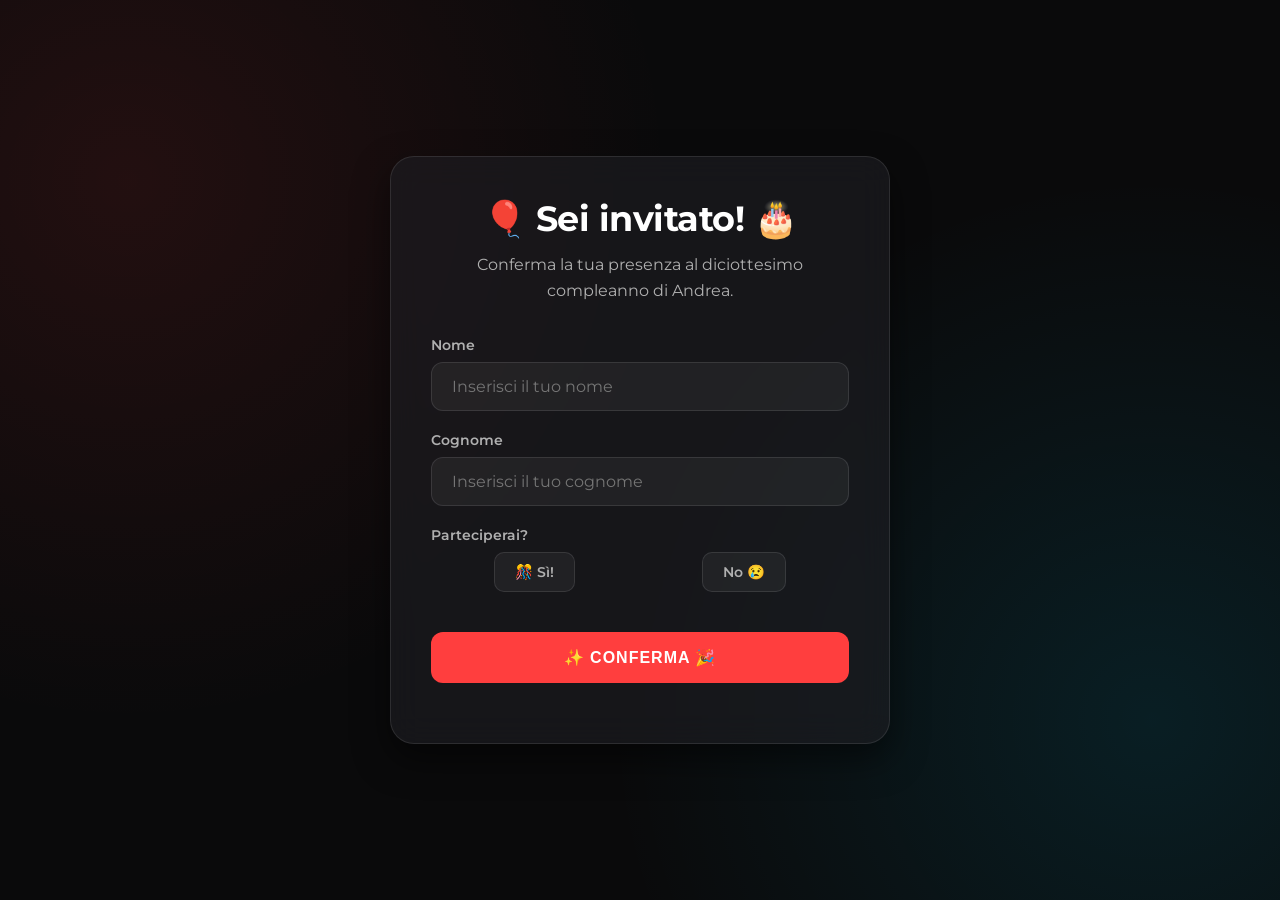
<file: index.html>
<!DOCTYPE html>
<html lang="it">
<head>
  <meta charset="UTF-8">
  <meta name="viewport" content="width=device-width, initial-scale=1.0">
  <title>🎂 Festa di Compleanno! 🎉</title>
  <link href="style.css" rel="stylesheet" type="text/css">
  <script>
    function checkPartecipazione() {
      var siPartecipazione = document.getElementById('si');
      var telefonoDiv = document.getElementById('telefono_div');
      var telefonoField = document.getElementById('telefono');
      if (siPartecipazione.checked) {
        telefonoDiv.style.display = 'block';
        telefonoField.required = true;
      } else {
        telefonoDiv.style.display = 'none';
        telefonoField.required = false;
      }
    }

    window.onload = function() {
      var siPartecipazione = document.getElementById('si');
      var noPartecipazione = document.getElementById('no');
      siPartecipazione.onclick = checkPartecipazione;
      noPartecipazione.onclick = checkPartecipazione;
    }
  </script>
</head>
<body>
  <div class="container">
    <h1 class="titolo">🎈 Sei invitato! 🎂</h1>
    <p class="sottotitolo">Conferma la tua presenza al diciottesimo compleanno di Andrea.</p>

    <form id="my-form">
      <label for="nome">Nome</label>
      <input type="text" id="nome" name="nome" required placeholder="Inserisci il tuo nome">

      <label for="cognome">Cognome</label>
      <input type="text" id="cognome" name="cognome" required placeholder="Inserisci il tuo cognome">

      <label>Parteciperai?</label>
      <div class="radio-group">
        <label class="radio-label">
            <input type="radio" id="si" name="partecipazione" value="si" required>
            <span>🎊 Sì!</span>
        </label>
        <label class="radio-label">
            <input type="radio" id="no" name="partecipazione" value="no" required>
            <span>No 😢</span>
        </label>
      </div>

      <div id="telefono_div" style="display:none;">
        <label for="telefono">Telefono</label>
        <input type="tel" id="telefono" name="telefono" pattern="[0-9]{10}" placeholder="Es. 3331234567">
      </div>

      <button id="my-form-button" class="button">✨ Conferma 🎉</button>
      <p id="my-form-status" style="margin-top: 20px; font-weight: 600; color: var(--primary-color);"></p>
    </form>
  </div>

  <script>
    document.getElementById("my-form").addEventListener("submit", async function(event) {
      event.preventDefault();

      var form = event.target;
      var formData = new FormData(form);
      var partecipazione = formData.get("partecipazione");

      var status = document.getElementById("my-form-status");
      status.innerText = "Invio in corso...";

      try {
        let response = await fetch("https://formspree.io/f/mpwqnazq", {
          method: "POST",
          body: formData,
          headers: { "Accept": "application/json" }
        });

        if (response.ok) {
          if (partecipazione === "si") {
            window.location.href = "index2.html";
          } else {
            window.location.href = "index3.html";
          }
        } else {
          status.innerText = "Errore nell'invio, riprova.";
        }
      } catch (error) {
        status.innerText = "Errore di connessione.";
      }
    });
  </script>
</body>
</html>
</file>
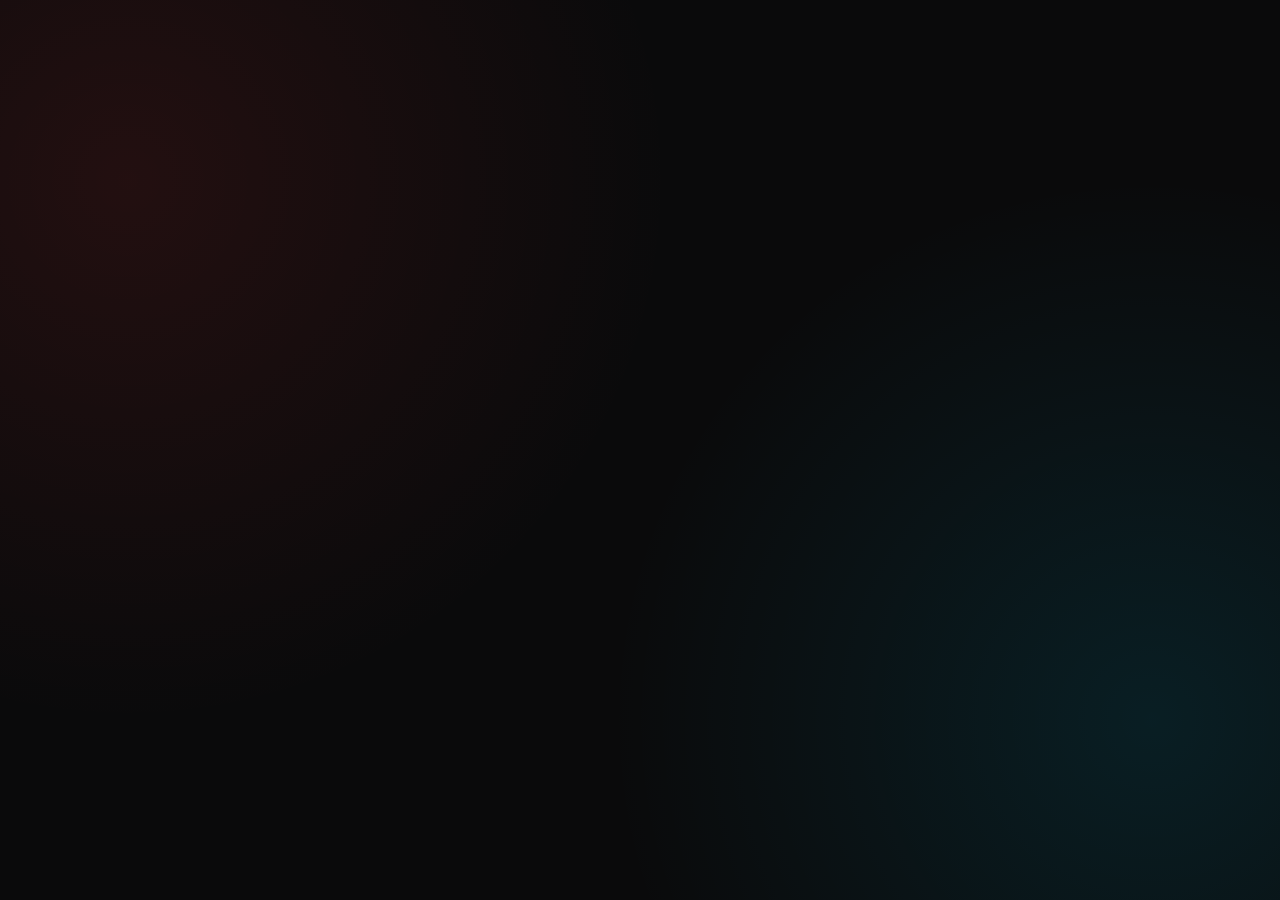
<file: index2.html>
<!DOCTYPE html>
<html lang="it">
<head>
  <meta charset="UTF-8">
  <meta name="viewport" content="width=device-width, initial-scale=1.0">
  <title>Grazie per aver accettato! 🎉</title>
  <link href="style.css" rel="stylesheet" type="text/css">
  <script>
    document.addEventListener("DOMContentLoaded", function () {
      // Reduced delay to 1.5 seconds for better UX
      setTimeout(() => {
        const biglietto = document.getElementById("biglietto");
        biglietto.style.opacity = 1;
        biglietto.style.transform = "translateY(0)";
      }, 1500);

      setTimeout(() => {
        const confettiContainer = document.querySelector(".confetti-container");

        function createConfetti() {
          for (let i = 0; i < 60; i++) {
            let confetti = document.createElement("div");
            confetti.classList.add("confetti");

            confetti.style.left = Math.random() * 100 + "vw";
            let size = Math.random() * 30 + 20;
            confetti.style.fontSize = size + "px";
            let emojis = ["🏍️", "🎉", "🎂", "🎈"];
            confetti.innerHTML = emojis[Math.floor(Math.random() * emojis.length)];
            let duration = Math.random() * 3 + 3;
            confetti.style.animationDuration = duration + "s";
            confetti.style.top = "-50px";

            confettiContainer.appendChild(confetti);
          }
        }

        createConfetti();
      }, 1500);
    });
  </script>
</head>
<body>
  <div class="confetti-container"></div>
  <img src="moto.png" alt="Moto" class="moto">

  <div class="container" id="biglietto" style="opacity: 0; transform: translateY(40px); transition: all 1s cubic-bezier(0.2, 0.8, 0.2, 1);">
    <h1 class="titolo">🎉 Grande! 🏍️</h1>
    <p class="sottotitolo">Grazie per aver accettato l'invito. Ecco i dettagli dell'evento:</p>

    <div style="background: rgba(255,255,255,0.05); padding: 20px; border-radius: 15px; margin-bottom: 25px;">
        <p style="font-size: 1.2rem; font-weight: 700; margin-bottom: 10px;">📅 2 Giugno</p>
        <p style="font-size: 1.1rem; margin-bottom: 10px;">🕒 Ore 19:30</p>
        <p style="font-size: 1.1rem;">📍 <a href="https://www.bing.com/maps?&ty=0&rtp=~pos.38.164455_13.228514__Casale%20Torre%20Isabella__e_&mode=m&u=1&tt=Indicazioni&cp=38.164439~13.21661&lvl=14.5&v=2&form=S00027" target="_blank">Casale Torre Isabella</a></p>
    </div>

    <p class="sottotitolo" style="font-size: 0.9rem;">Non vediamo l'ora di festeggiare insieme!</p>
  </div>
</body>
</html>
</file>
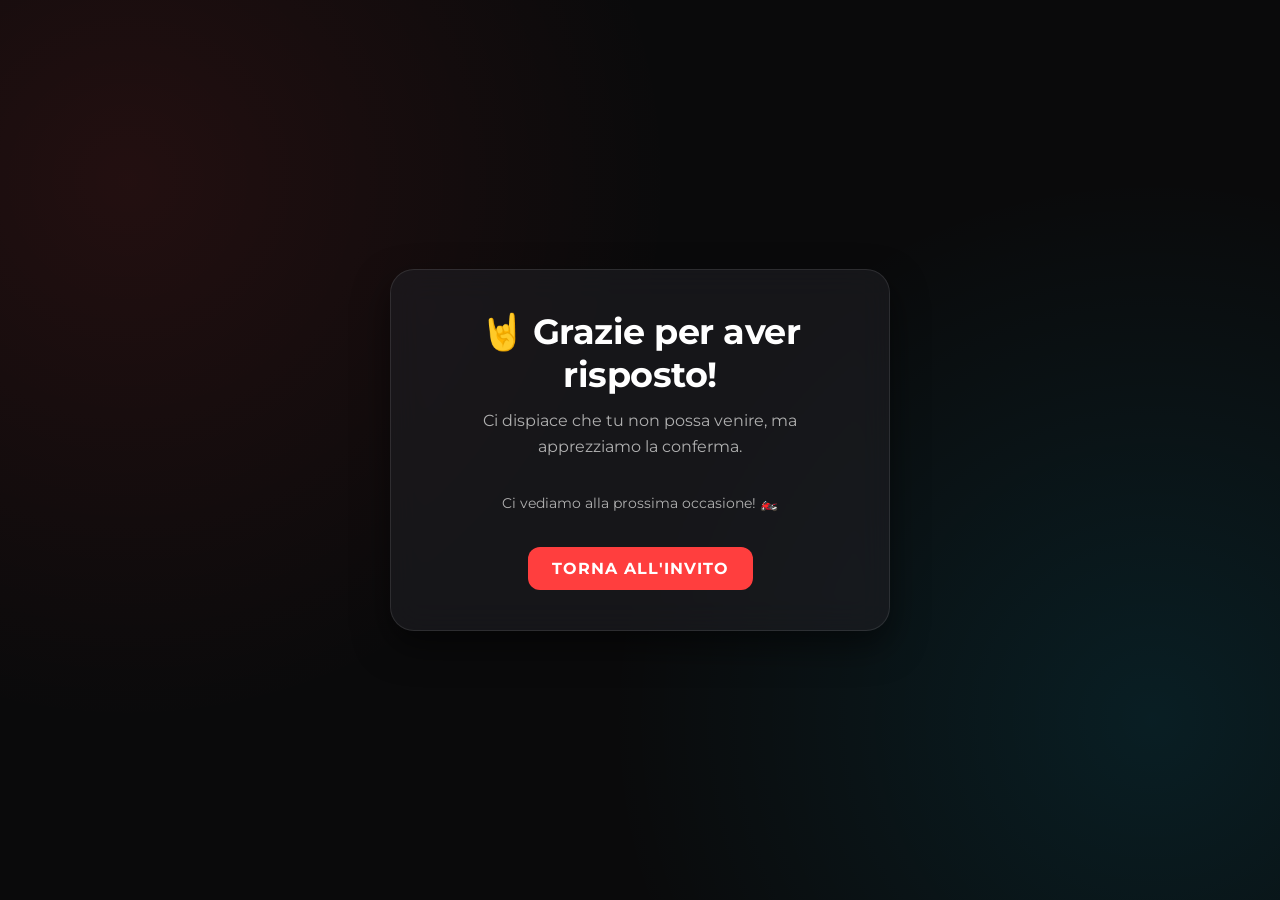
<file: index3.html>
<!DOCTYPE html>
<html lang="it">
<head>
  <meta charset="UTF-8">
  <meta name="viewport" content="width=device-width, initial-scale=1.0">
  <title>Grazie per aver risposto</title>
  <link href="style.css" rel="stylesheet" type="text/css">
  <script>
    document.addEventListener("DOMContentLoaded", function () {
      const confettiContainer = document.querySelector(".confetti-container");

      function createConfetti() {
        for (let i = 0; i < 40; i++) {
          let confetti = document.createElement("div");
          confetti.classList.add("confetti");

          confetti.style.left = Math.random() * 100 + "vw";
          let size = Math.random() * 20 + 20;
          confetti.style.fontSize = size + "px";
          let emojis = ["🤘", "🏠", "🏍️"];
          confetti.innerHTML = emojis[Math.floor(Math.random() * emojis.length)];
          let duration = Math.random() * 3 + 4;
          confetti.style.animationDuration = duration + "s";
          confetti.style.top = "-50px";

          confettiContainer.appendChild(confetti);
        }
      }

      createConfetti();
    });
  </script>
</head>
<body>
  <div class="confetti-container"></div>
  <div class="container">
    <h1 class="titolo">🤘 Grazie per aver risposto!</h1>
    <p class="sottotitolo">Ci dispiace che tu non possa venire, ma apprezziamo la conferma.</p>
    <p class="sottotitolo" style="font-size: 0.9rem; color: var(--text-muted);">Ci vediamo alla prossima occasione! 🏍️</p>
    <a href="index.html" class="button" style="display: inline-block; width: auto; padding: 12px 24px; text-decoration: none;">Torna all'invito</a>
  </div>
</body>
</html>
</file>
<file: style.css>
@import url('https://fonts.googleapis.com/css2?family=Montserrat:wght@400;700&display=swap');

:root {
    --bg-color: #0a0a0b;
    --card-bg: rgba(30, 30, 35, 0.6);
    --glass-border: rgba(255, 255, 255, 0.1);
    --primary-color: #ff3e3e; /* Vibrant Red */
    --accent-color: #00d2ff;
    --text-color: #ffffff;
    --text-muted: #b0b0b0;
    --shadow: 0 15px 35px rgba(0, 0, 0, 0.5);
}

* {
    box-sizing: border-box;
    margin: 0;
    padding: 0;
}

body {
    font-family: 'Montserrat', sans-serif;
    background-color: var(--bg-color);
    background-image:
        radial-gradient(circle at 10% 20%, rgba(255, 62, 62, 0.1) 0%, transparent 40%),
        radial-gradient(circle at 90% 80%, rgba(0, 210, 255, 0.1) 0%, transparent 40%);
    color: var(--text-color);
    min-height: 100vh;
    display: flex;
    align-items: center;
    justify-content: center;
    padding: 20px;
    overflow-x: hidden;
}

.container {
    background: var(--card-bg);
    backdrop-filter: blur(16px);
    -webkit-backdrop-filter: blur(16px);
    border: 1px solid var(--glass-border);
    border-radius: 24px;
    padding: 40px;
    box-shadow: var(--shadow);
    width: 100%;
    max-width: 500px;
    text-align: center;
    position: relative;
    z-index: 10;
    animation: slideUp 0.8s cubic-bezier(0.2, 0.8, 0.2, 1);
}

.titolo {
    font-size: 2.2rem;
    font-weight: 700;
    margin-bottom: 12px;
    letter-spacing: -0.5px;
}

.sottotitolo {
    font-size: 1rem;
    color: var(--text-muted);
    margin-bottom: 32px;
    line-height: 1.6;
}

/* Form Styles */
input[type="text"],
input[type="tel"] {
    width: 100%;
    padding: 14px 20px;
    margin-bottom: 20px;
    background: rgba(255, 255, 255, 0.05);
    border: 1px solid var(--glass-border);
    border-radius: 12px;
    color: white;
    font-family: inherit;
    font-size: 1rem;
    transition: all 0.3s ease;
}

input[type="text"]:focus,
input[type="tel"]:focus {
    outline: none;
    border-color: var(--primary-color);
    background: rgba(255, 255, 255, 0.1);
}

form label {
    display: block;
    text-align: left;
    margin-bottom: 8px;
    font-weight: 600;
    color: var(--text-muted);
    font-size: 0.9rem;
}

.radio-group {
    display: flex;
    justify-content: space-around;
    margin-bottom: 32px;
}

.radio-label {
    display: flex;
    align-items: center;
    cursor: pointer;
    font-weight: 600;
    transition: transform 0.2s ease;
}

.radio-label:hover {
    transform: translateY(-2px);
}

.radio-label input[type="radio"] {
    display: none;
}

.radio-label span {
    padding: 10px 20px;
    border-radius: 10px;
    border: 1px solid var(--glass-border);
    background: rgba(255, 255, 255, 0.05);
}

.radio-label input[type="radio"]:checked + span {
    background: var(--primary-color);
    border-color: var(--primary-color);
    box-shadow: 0 0 15px rgba(255, 62, 62, 0.4);
}

.button {
    width: 100%;
    padding: 16px;
    background: var(--primary-color);
    color: white;
    border: none;
    border-radius: 12px;
    font-size: 1rem;
    font-weight: 700;
    cursor: pointer;
    transition: all 0.3s ease;
    text-transform: uppercase;
    letter-spacing: 1px;
}

.button:hover {
    transform: translateY(-3px);
    box-shadow: 0 10px 20px rgba(255, 62, 62, 0.3);
    filter: brightness(1.1);
}

/* Animations */
@keyframes slideUp {
    from { opacity: 0; transform: translateY(40px); }
    to { opacity: 1; transform: translateY(0); }
}

/* Motorcycle and Success Page specific styles */
.moto {
    position: fixed;
    bottom: 10%;
    right: -500px;
    height: 300px;
    z-index: 1;
    pointer-events: none;
    opacity: 0.6;
    animation: motoRun 8s linear infinite;
}

@keyframes motoRun {
    0% { transform: translateX(0) rotate(0deg); right: -500px; }
    100% { transform: translateX(-150vw) rotate(-5deg); right: -500px; }
}

.confetti-container {
    position: fixed;
    top: 0;
    left: 0;
    width: 100%;
    height: 100%;
    pointer-events: none;
    z-index: 5;
}

.confetti {
    position: absolute;
    animation: fall linear forwards;
}

@keyframes fall {
    to { transform: translateY(110vh) rotate(360deg); }
}

/* Response links */
a {
    color: var(--accent-color);
    text-decoration: none;
    font-weight: 600;
    transition: opacity 0.2s;
}

a:hover {
    opacity: 0.8;
}

/* Responsiveness */
@media (max-width: 480px) {
    .container {
        padding: 30px 20px;
    }
    .titolo {
        font-size: 1.8rem;
    }
}
</file>
